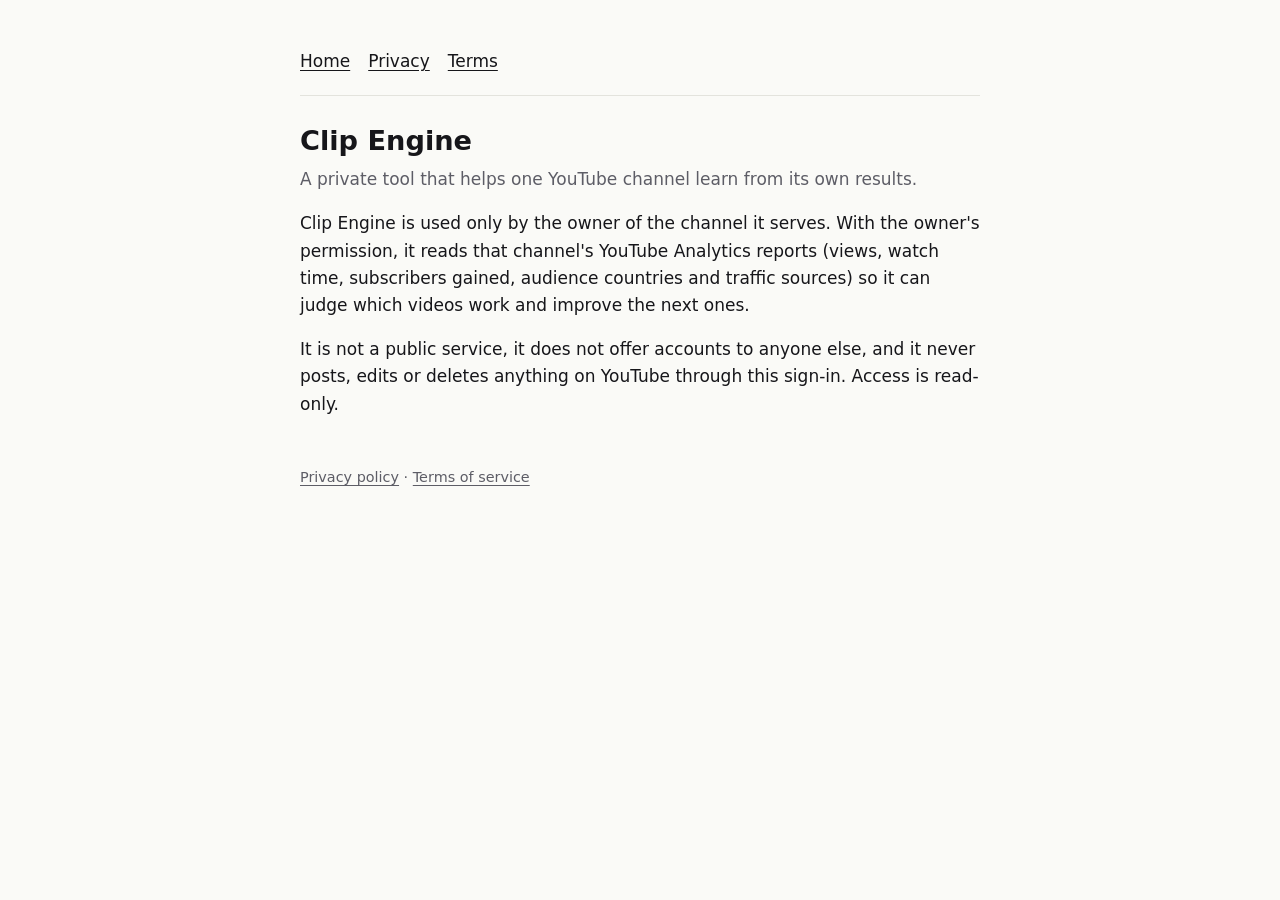
<file: index.html>
<!doctype html>
<html lang="en">
<head>
<meta charset="utf-8">
<meta name="viewport" content="width=device-width, initial-scale=1">
<title>Clip Engine</title>
<link rel="stylesheet" href="style.css">
</head>
<body>
<main>
<nav><a href="./">Home</a><a href="privacy.html">Privacy</a><a href="terms.html">Terms</a></nav>
<h1>Clip Engine</h1>
<p class="lede">A private tool that helps one YouTube channel learn from its own results.</p>
<p>Clip Engine is used only by the owner of the channel it serves. With the owner's permission, it reads that
channel's YouTube Analytics reports (views, watch time, subscribers gained, audience countries and traffic sources)
so it can judge which videos work and improve the next ones.</p>
<p>It is not a public service, it does not offer accounts to anyone else, and it never posts, edits or deletes
anything on YouTube through this sign-in. Access is read-only.</p>
<footer><a href="privacy.html">Privacy policy</a> · <a href="terms.html">Terms of service</a></footer>
</main>
</body>
</html>
</file>
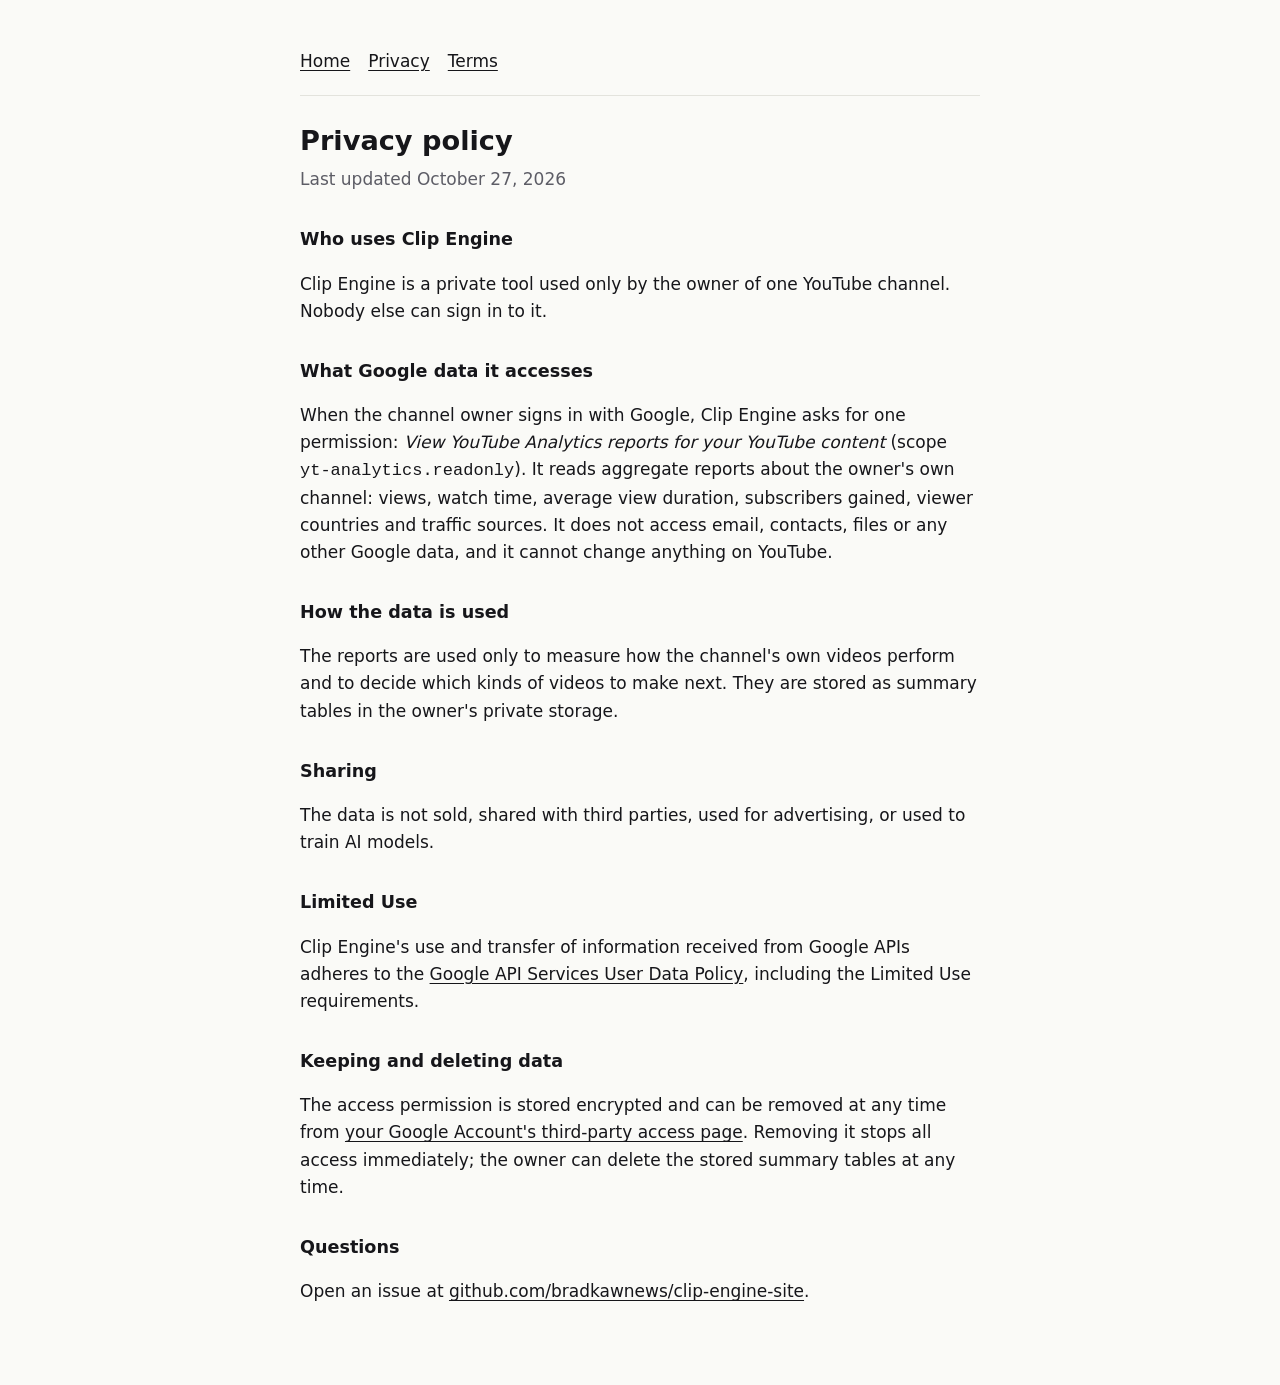
<file: privacy.html>
<!doctype html>
<html lang="en">
<head>
<meta charset="utf-8">
<meta name="viewport" content="width=device-width, initial-scale=1">
<title>Clip Engine privacy policy</title>
<link rel="stylesheet" href="style.css">
</head>
<body>
<main>
<nav><a href="./">Home</a><a href="privacy.html">Privacy</a><a href="terms.html">Terms</a></nav>
<h1>Privacy policy</h1>
<p class="lede">Last updated October 27, 2026</p>

<h2>Who uses Clip Engine</h2>
<p>Clip Engine is a private tool used only by the owner of one YouTube channel. Nobody else can sign in to it.</p>

<h2>What Google data it accesses</h2>
<p>When the channel owner signs in with Google, Clip Engine asks for one permission:
<em>View YouTube Analytics reports for your YouTube content</em> (scope <code>yt-analytics.readonly</code>).
It reads aggregate reports about the owner's own channel: views, watch time, average view duration,
subscribers gained, viewer countries and traffic sources. It does not access email, contacts, files or any
other Google data, and it cannot change anything on YouTube.</p>

<h2>How the data is used</h2>
<p>The reports are used only to measure how the channel's own videos perform and to decide which kinds of videos
to make next. They are stored as summary tables in the owner's private storage.</p>

<h2>Sharing</h2>
<p>The data is not sold, shared with third parties, used for advertising, or used to train AI models.</p>

<h2>Limited Use</h2>
<p>Clip Engine's use and transfer of information received from Google APIs adheres to the
<a href="https://developers.google.com/terms/api-services-user-data-policy">Google API Services User Data Policy</a>,
including the Limited Use requirements.</p>

<h2>Keeping and deleting data</h2>
<p>The access permission is stored encrypted and can be removed at any time from
<a href="https://myaccount.google.com/permissions">your Google Account's third-party access page</a>.
Removing it stops all access immediately; the owner can delete the stored summary tables at any time.</p>

<h2>Questions</h2>
<p>Open an issue at <a href="https://github.com/bradkawnews/clip-engine-site/issues">github.com/bradkawnews/clip-engine-site</a>.</p>
</main>
</body>
</html>
</file>
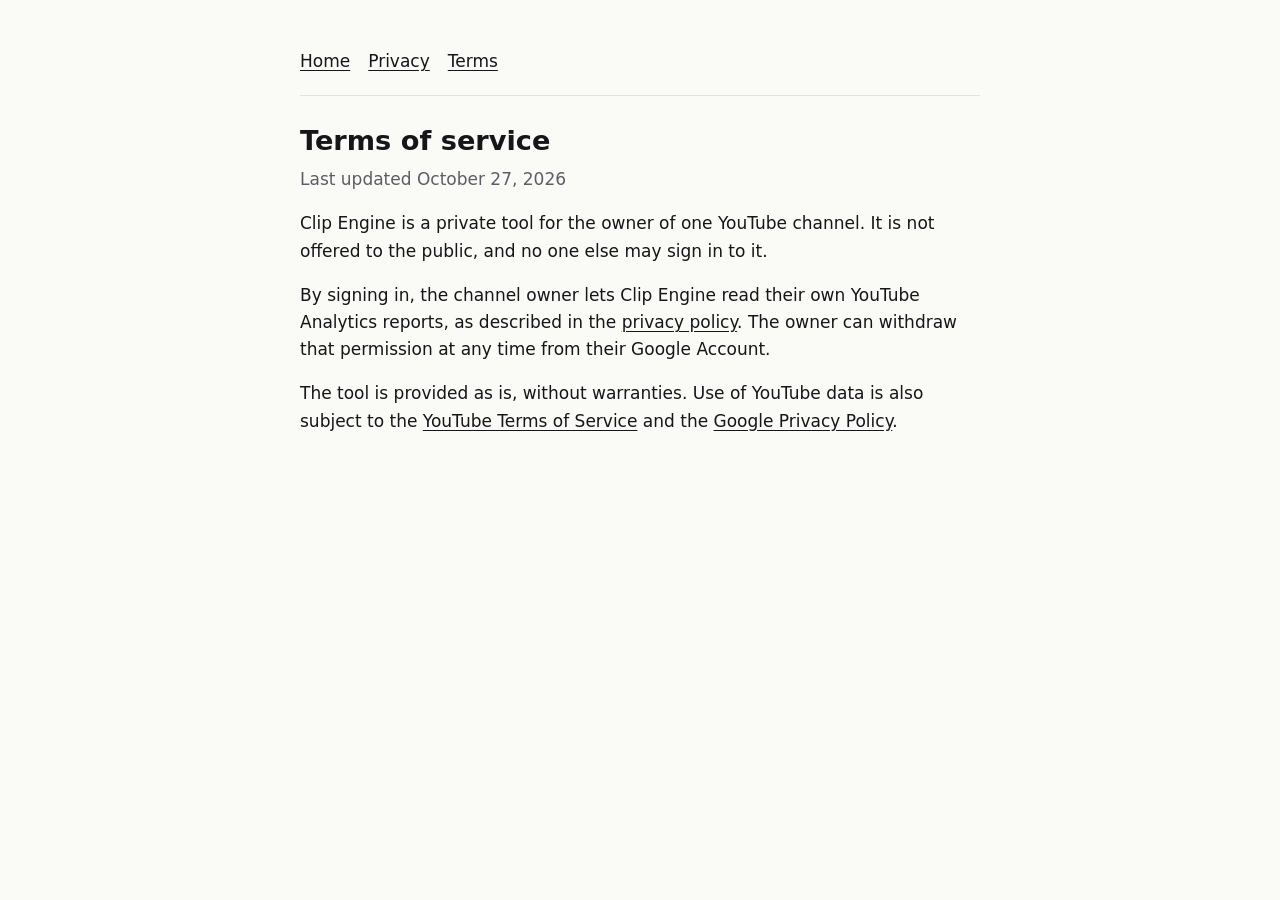
<file: terms.html>
<!doctype html>
<html lang="en">
<head>
<meta charset="utf-8">
<meta name="viewport" content="width=device-width, initial-scale=1">
<title>Clip Engine terms of service</title>
<link rel="stylesheet" href="style.css">
</head>
<body>
<main>
<nav><a href="./">Home</a><a href="privacy.html">Privacy</a><a href="terms.html">Terms</a></nav>
<h1>Terms of service</h1>
<p class="lede">Last updated October 27, 2026</p>
<p>Clip Engine is a private tool for the owner of one YouTube channel. It is not offered to the public, and no one
else may sign in to it.</p>
<p>By signing in, the channel owner lets Clip Engine read their own YouTube Analytics reports, as described in the
<a href="privacy.html">privacy policy</a>. The owner can withdraw that permission at any time from their Google Account.</p>
<p>The tool is provided as is, without warranties. Use of YouTube data is also subject to the
<a href="https://www.youtube.com/t/terms">YouTube Terms of Service</a> and the
<a href="https://policies.google.com/privacy">Google Privacy Policy</a>.</p>
</main>
</body>
</html>
</file>
<file: style.css>
:root { color-scheme: light dark; --ink: #16161a; --paper: #fafaf7; --muted: #5d5d66; --line: #e3e3dd; }
@media (prefers-color-scheme: dark) { :root { --ink: #ececea; --paper: #121214; --muted: #a2a2ab; --line: #2a2a2f; } }
body { margin: 0; background: var(--paper); color: var(--ink); font: 17px/1.6 system-ui, -apple-system, "Segoe UI", sans-serif; }
main { max-width: 680px; margin: 0 auto; padding: 48px 16px 64px; }
h1 { font-size: 1.7rem; line-height: 1.25; margin: 0 0 8px; }
h2 { font-size: 1.1rem; margin: 32px 0 6px; }
p, li { color: var(--ink); }
.lede { color: var(--muted); margin-top: 0; }
nav { display: flex; gap: 18px; padding-bottom: 20px; margin-bottom: 28px; border-bottom: 1px solid var(--line); }
a { color: inherit; text-underline-offset: 3px; }
footer { margin-top: 48px; color: var(--muted); font-size: .9rem; }
</file>
